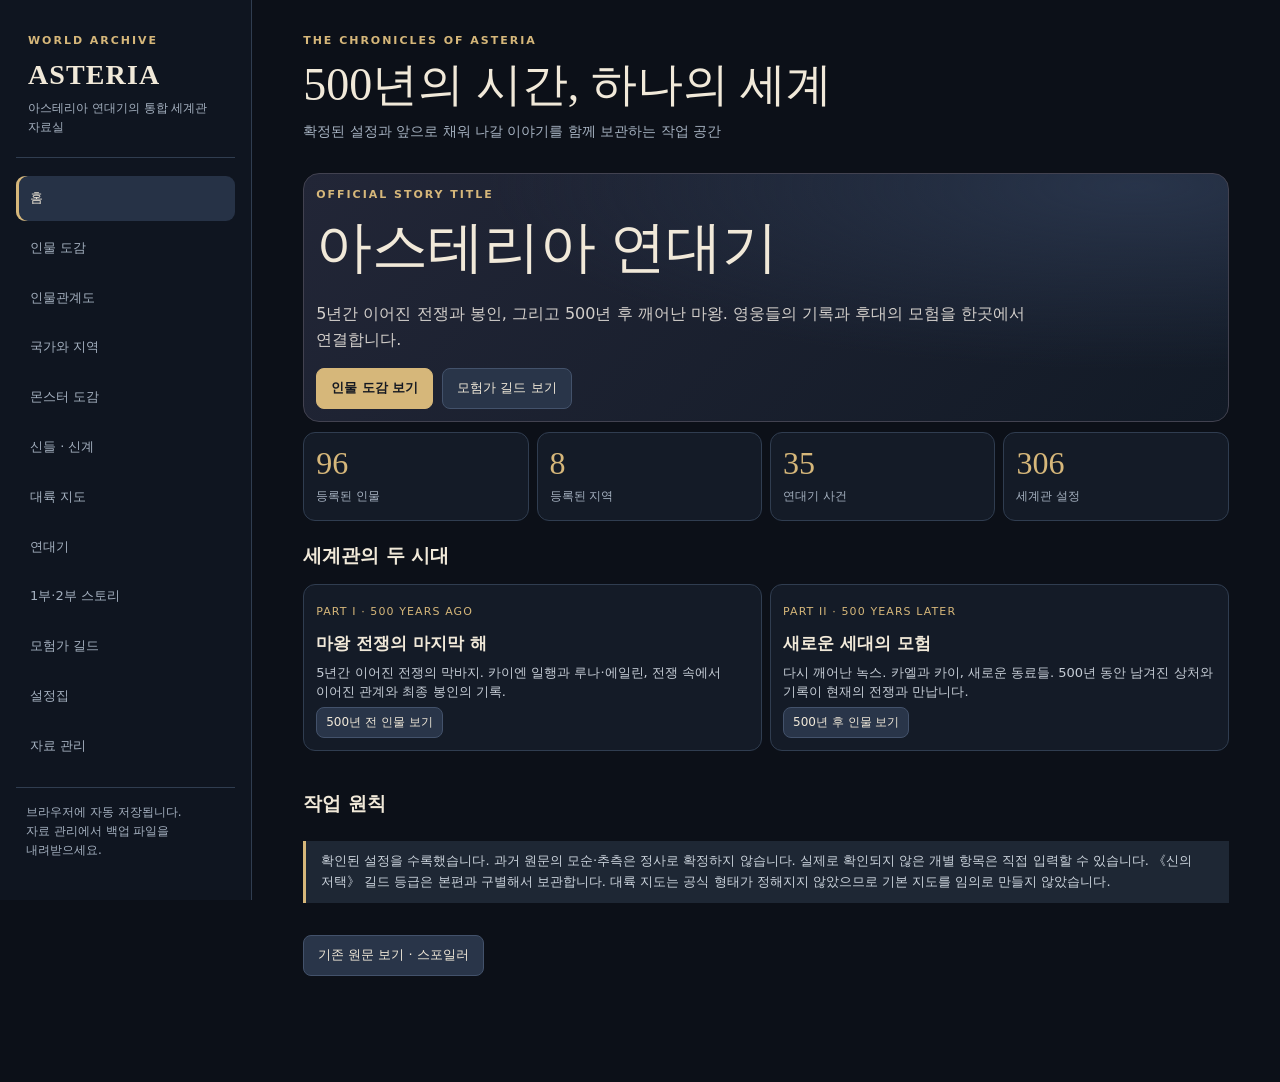
<file: index.html>
<!doctype html><html lang="ko"><head><meta name="theme-color" content="#101824"><meta name="apple-mobile-web-app-capable" content="yes"><meta name="apple-mobile-web-app-status-bar-style" content="black-translucent"><meta name="description" content="아스테리아 연대기 세계관 아카이브 · 인물·국가·신·몬스터 도감"><link rel="manifest" href="manifest.webmanifest"><link rel="icon" type="image/png" sizes="192x192" href="assets/icons/icon-192.png"><meta charset="utf-8"><meta name="viewport" content="width=device-width,initial-scale=1"><title>아스테리아 연대기 · 세계관 아카이브</title><link rel="stylesheet" href="assets/css/style.css"><link rel="stylesheet" href="assets/css/chronicle-guide.css"></head><body><div class="mobile-bar"><a class="mobile-logo" href="#home" id="mobileHome" aria-label="아스테리아 홈">ASTERIA<small>세계관 아카이브</small></a><button type="button" id="navToggle" class="nav-toggle" aria-controls="nav" aria-expanded="false">☰ 메뉴</button></div><div class="mobile-scrim" id="navScrim" hidden></div><div class="app"><aside class="sidebar"><button type="button" id="navClose" class="mobile-nav-close" aria-label="메뉴 닫기">✕</button><div class="brand"><small>WORLD ARCHIVE</small><h1>ASTERIA</h1><p>아스테리아 연대기의 통합 세계관 자료실</p></div><nav id="nav" class="nav"></nav><div class="sidebar-foot">브라우저에 자동 저장됩니다.<br>자료 관리에서 백업 파일을 내려받으세요.</div></aside><main id="main"><p class="content-loading">아스테리아 기록을 불러오는 중…</p></main></div><dialog id="editor"></dialog><input type="file" id="godImageFile" accept="image/*" style="display:none">
<input id="charImageFile" type="file" accept="image/*" hidden><input id="mapImageFile" type="file" accept="image/*" hidden><input id="restoreFile" type="file" accept="application/json,.json" hidden><div id="flash" class="flash hide"></div><button type="button" class="floating-top" id="backToTop" aria-label="맨 위로 이동" title="맨 위로">↑</button><script src="assets/js/app.js"></script><script src="assets/js/chronicle-guide.js"></script><script src="assets/js/mobile.js"></script></body></html>
</file>
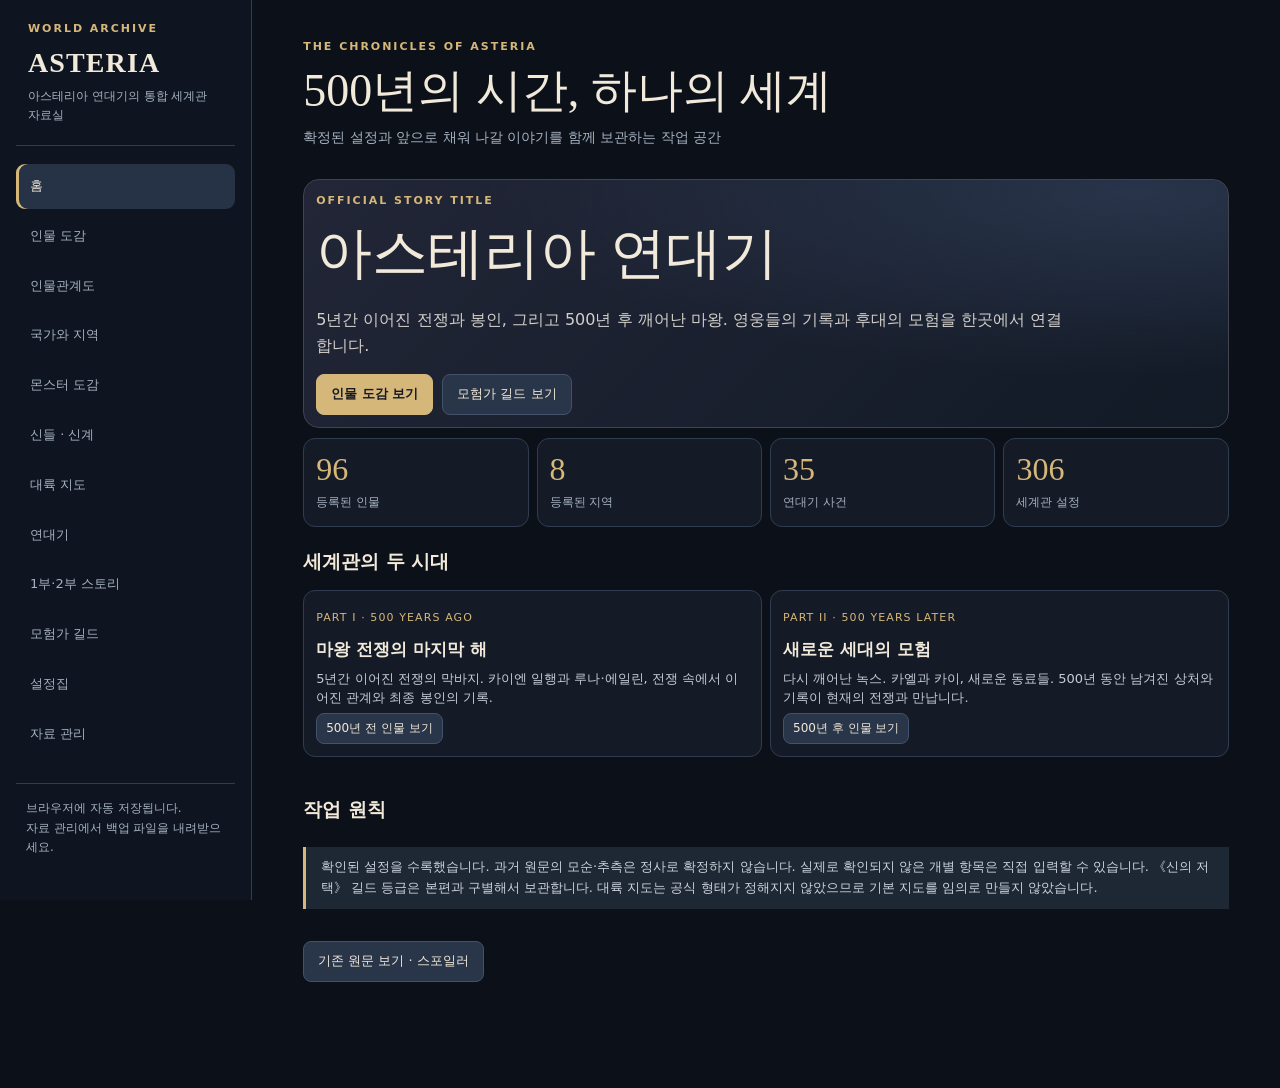
<file: pc/index.html>
<!doctype html><html lang="ko"><head><meta charset="utf-8"><meta name="viewport" content="width=device-width,initial-scale=1"><title>아스테리아 연대기 · 세계관 아카이브</title><style>
:root{--bg:#0c1018;--panel:#141b27;--panel2:#192333;--line:#303d50;--ink:#f1e9d9;--muted:#a5b1c0;--gold:#d6b77a;--blue:#8eafd9;--danger:#eab0aa}*{box-sizing:border-box}body{margin:0;background:var(--bg);color:var(--ink);font-family:Inter,Pretendard,'Noto Sans KR',system-ui,sans-serif;line-height:1.6}button,input,textarea,select{font:inherit}button{cursor:pointer}button:focus-visible,input:focus-visible,textarea:focus-visible,select:focus-visible{outline:2px solid var(--gold);outline-offset:2px}.app{display:grid;grid-template-columns:252px minmax(0,1fr);min-height:100vh}.sidebar{position:sticky;top:0;height:100vh;border-right:1px solid var(--line);background:#0f1520;padding:28px 16px;display:flex;flex-direction:column;gap:18px}.brand{padding:10px 12px 20px;border-bottom:1px solid var(--line)}.brand small,.eyebrow{display:block;color:var(--gold);letter-spacing:.18em;font-size:11px;font-weight:700}.brand h1{font:700 28px/1.25 Georgia,serif;letter-spacing:.04em;margin:8px 0}.brand p{color:var(--muted);font-size:12px;margin:0}.nav{display:grid;gap:5px}.nav button{border:0;border-radius:9px;background:transparent;color:var(--muted);text-align:left;padding:12px 14px}.nav button:hover,.nav button.active{color:var(--ink);background:#263246}.nav button.active{box-shadow:inset 3px 0 var(--gold)}.sidebar-foot{margin-top:auto;color:var(--muted);font-size:12px;padding:15px 10px;border-top:1px solid var(--line)}main{padding:38px clamp(20px,4vw,66px) 90px;min-width:0;max-width:1700px;width:100%;margin:auto}.top{display:flex;justify-content:space-between;align-items:flex-start;gap:20px;margin-bottom:30px}.top h2{font:500 clamp(30px,4vw,46px)/1.23 Georgia,'Noto Serif KR',serif;margin:8px 0 8px}.top p{color:var(--muted);margin:0;font-size:14px}.actions,.tools{display:flex;flex-wrap:wrap;align-items:center;gap:9px}.btn{background:#293549;border:1px solid #43526b;color:var(--ink);border-radius:8px;padding:9px 14px;font-size:13px}.btn:hover{border-color:var(--gold)}.btn.primary{background:var(--gold);border-color:var(--gold);color:#151922;font-weight:750}.btn.danger{color:var(--danger);border-color:#83575a}.btn.small{padding:5px 9px;font-size:12px}.hero{padding:clamp(25px,4vw,55px);border:1px solid #424250;border-radius:16px;background:radial-gradient(ellipse at 90% 5%,#28344a,transparent 55%),linear-gradient(135deg,#222637,#121a26);margin-bottom:24px}.hero h3{font:500 clamp(30px,4.5vw,56px)/1.34 Georgia,'Noto Serif KR',serif;max-width:820px;margin:15px 0}.hero p{color:#d3cfcb;max-width:760px}.stats,.cards{display:grid;grid-template-columns:repeat(4,minmax(0,1fr));gap:14px}.stat,.panel,.char-card,.list-card{background:var(--panel);border:1px solid var(--line);border-radius:12px}.stat{padding:20px}.stat strong{display:block;color:var(--gold);font:500 32px Georgia,serif}.stat span{font-size:12px;color:var(--muted)}.section-head{display:flex;gap:12px;justify-content:space-between;align-items:center;margin:34px 0 15px}.section-head h3{font-size:19px;margin:0;font-weight:650}.section-head p{font-size:12px;color:var(--muted);margin:0}.panel{padding:22px;margin-bottom:18px}.two{display:grid;grid-template-columns:1fr 1fr;gap:16px}.three{display:grid;grid-template-columns:repeat(3,minmax(0,1fr));gap:16px}.minor{color:var(--muted);font-size:13px}.kicker{color:var(--gold);letter-spacing:.1em;font-size:11px}.panel h4,.list-card h4{margin:5px 0 9px;font-size:17px}.panel p,.list-card p{margin:5px 0;color:#c6cdd6;font-size:13px;white-space:pre-wrap}.list-card{padding:18px}.list-card .meta{color:var(--blue);font-size:12px}.search{width:min(450px,100%);background:#111923;border:1px solid var(--line);color:var(--ink);border-radius:9px;padding:11px 14px}.filter{background:#111923;color:var(--ink);border:1px solid var(--line);padding:10px;border-radius:9px}.character-grid{display:grid;grid-template-columns:repeat(auto-fill,minmax(225px,1fr));gap:16px}.char-card{overflow:hidden;cursor:pointer;transition:transform .18s,border-color .18s}.char-card:hover{transform:translateY(-3px);border-color:var(--gold)}.portrait{height:240px;background:linear-gradient(145deg,#293952,#101620);display:grid;place-items:center;overflow:hidden;color:#8e9eb1;font:400 55px Georgia,serif}.portrait img{width:100%;height:100%;object-fit:cover}.char-body{padding:16px}.char-body h4{margin:7px 0;font-size:17px}.char-body p{margin:4px 0;color:var(--muted);font-size:12px}.chips{display:flex;gap:6px;flex-wrap:wrap}.chip{display:inline-flex;border:1px solid #4b5870;border-radius:5px;color:#cbd7e7;padding:2px 7px;font-size:11px}.chip.gold{border-color:#73654f;color:var(--gold)}.map-stage{position:relative;min-height:420px;border:1px dashed #59677b;border-radius:12px;overflow:hidden;background:radial-gradient(#203044 1px,transparent 1px) 0 0/25px 25px,#111b28;display:flex;justify-content:center;align-items:center}.map-stage img.map-image{width:100%;display:block;height:auto;max-height:760px;object-fit:contain}.map-stage.empty{min-height:490px}.map-hint{text-align:center;color:var(--muted);padding:30px;pointer-events:none}.map-hint strong{display:block;color:var(--ink);font-size:20px}.pin{position:absolute;transform:translate(-50%,-100%);border:1px solid #eee0c1;background:#d5b77a;color:#15202d;border-radius:20px 20px 20px 3px;padding:6px 10px;font-weight:700;font-size:12px;white-space:nowrap;max-width:190px;overflow:hidden;text-overflow:ellipsis;z-index:2}.pin:hover{background:#fff0c5}.map-stage.add-pin{cursor:crosshair}.map-wrap{position:relative}.map-caption{font-size:12px;color:var(--muted);margin:9px 0}.table-scroll{overflow:auto}.ranks{border-collapse:collapse;width:100%;min-width:620px}.ranks th,.ranks td{padding:12px 14px;border-bottom:1px solid var(--line);text-align:left;font-size:13px}.ranks th{color:var(--gold);font-size:12px;background:#1c2738}.ranks tr:hover td{background:#1b2737}.rank{font-weight:750;color:var(--gold);font-family:Georgia,serif}.hint{border-left:3px solid var(--gold);padding:10px 15px;background:#1e2734;color:#cbd3dc;font-size:13px;margin:16px 0}.detail-hero{display:grid;grid-template-columns:270px minmax(0,1fr);gap:24px}.detail-hero .portrait{height:360px;border-radius:10px}.field{display:grid;grid-template-columns:110px 1fr;gap:10px;border-bottom:1px solid var(--line);padding:9px 0;font-size:13px}.field b{color:var(--muted);font-weight:500}.field span{white-space:pre-wrap}.text-areas{display:grid;grid-template-columns:repeat(2,minmax(0,1fr));gap:14px;margin-top:18px}.text-areas .panel{margin:0}dialog{width:min(740px,calc(100vw - 24px));max-height:90vh;overflow:auto;border:1px solid #596781;border-radius:14px;background:#151d2a;color:var(--ink);padding:25px}dialog::backdrop{background:#000b;backdrop-filter:blur(3px)}dialog h3{font-size:22px;margin:0 0 16px}form .form-grid{display:grid;grid-template-columns:1fr 1fr;gap:13px}.form-field{display:flex;flex-direction:column;gap:6px;font-size:12px;color:#c6d0df}.form-field.wide{grid-column:1/-1}.form-field input,.form-field textarea,.form-field select{width:100%;border:1px solid #47556b;background:#0f1621;color:var(--ink);padding:10px;border-radius:8px}.form-field textarea{resize:vertical;min-height:90px}.dialog-actions{display:flex;justify-content:flex-end;gap:8px;margin-top:20px}.file-label{display:inline-flex;align-items:center;gap:8px}.file-label input{display:none}.empty-state{padding:55px 20px;border:1px dashed var(--line);color:var(--muted);text-align:center;border-radius:12px}.flash{position:fixed;bottom:20px;right:20px;background:#35475d;border:1px solid #b8c5d7;color:white;padding:12px 18px;border-radius:8px;z-index:100;max-width:370px;box-shadow:0 8px 30px #0008}.hide{display:none!important}@media(max-width:1050px){.app{grid-template-columns:1fr}.sidebar{position:static;height:auto;padding:12px 18px}.brand{padding:5px 0 12px}.brand h1{font-size:21px}.nav{display:flex;overflow:auto}.nav button{white-space:nowrap;padding:9px 12px}.sidebar-foot{display:none}main{padding:26px 18px 70px}.stats{grid-template-columns:repeat(2,1fr)}}@media(max-width:700px){.top{display:block}.top .actions{margin-top:16px}.two,.three,.text-areas,.detail-hero{grid-template-columns:1fr}.detail-hero .portrait{height:300px}.stats{gap:8px}.stat{padding:13px}.character-grid{grid-template-columns:repeat(2,minmax(0,1fr));gap:9px}.portrait{height:175px}.char-body{padding:10px}.char-body h4{font-size:14px}form .form-grid{grid-template-columns:1fr}.map-stage.empty{min-height:330px}}
.concept-tag{display:none!important;font-size:10px;color:#69727f;display:block;padding:3px 0 6px}.detail-hero .concept-tag{grid-column:2}.char-card .concept-tag{font-size:9px}.portrait img{width:100%;height:100%;object-fit:cover}.map-caption strong{color:#9c6130}.family-note{font-size:12px;color:#657079}.country-label{font-size:12px;color:var(--gold)!important;margin-top:4px!important} .char-card .portrait img{display:block}.list-card p{white-space:pre-wrap}.panel h3{margin:4px 0 12px;font-size:21px}.nav button{font-size:13px} .char-card .char-body p{white-space:pre-wrap}
/* Illustrated continent map labels */
#mapStage .atlas-map-label{position:absolute;transform:translate(-50%,-50%);z-index:2;pointer-events:none;display:flex;flex-direction:column;align-items:center;min-width:105px;max-width:190px;padding:7px 11px;border:1px solid rgba(245,216,150,.85);border-radius:8px;background:rgba(12,28,38,.84);box-shadow:0 4px 16px rgba(0,0,0,.45);color:#fff5d7;text-align:center;backdrop-filter:blur(3px)}
#mapStage .atlas-map-label strong{font-size:clamp(10px,1.25vw,17px);font-weight:800;letter-spacing:-.03em;line-height:1.25}
#mapStage .atlas-map-label small{font-size:clamp(8px,.85vw,11px);opacity:.82;line-height:1.3;margin-top:3px}
@media(max-width:700px){#mapStage .atlas-map-label{min-width:55px;max-width:80px;padding:3px 4px;border-radius:4px}#mapStage .atlas-map-label strong{font-size:8px}#mapStage .atlas-map-label small{display:none}}
.atlas-neighbor-line{position:absolute;inset:0;width:100%;height:100%;z-index:1;pointer-events:none}.atlas-map-label{z-index:3!important}
.city-atlas{margin-top:13px;padding:13px;border:1px solid rgba(200,190,160,.22);border-radius:10px;background:rgba(0,0,0,.12)}.city-grid{display:grid;grid-template-columns:repeat(auto-fit,minmax(190px,1fr));gap:9px;margin-top:10px}.city-tile{padding:12px;border:1px solid rgba(200,190,160,.18);border-radius:8px;background:rgba(255,255,255,.025)}.city-tile strong{display:block;font-size:15px}.city-tile small{display:block;margin:4px 0 8px;color:var(--gold)}.city-tile p{margin:0;font-size:12px;line-height:1.6}.atlas-city-list{display:grid;grid-template-columns:repeat(auto-fit,minmax(310px,1fr));gap:12px}.atlas-city-list .panel{margin:0}.atlas-city-list .city-grid{grid-template-columns:repeat(auto-fit,minmax(160px,1fr))}
.atlas-map-link{pointer-events:auto!important;appearance:none;cursor:pointer;font:inherit;color:inherit;border:1px solid rgba(247,220,162,.7);background:rgba(18,26,28,.88);padding:7px 10px;z-index:5;max-width:150px;text-align:center;transition:transform .15s,background .15s}.atlas-map-link:hover,.atlas-map-link:focus-visible{transform:translate(-50%,-50%) scale(1.08);background:#283b3b;outline:2px solid #e9c88a}.atlas-map-link strong{display:block}.atlas-map-link small{display:block;font-size:10px}.atlas-city-list .panel button{margin-top:10px}@media(max-width:650px){.atlas-map-link{padding:4px 5px;max-width:100px;font-size:10px}.atlas-map-link small{display:none}}

/* 카르반 도시별 상세 현황 — 기존 국가별 카드 그리드 유지 */
.city-provenance{font-size:12px;line-height:1.7;opacity:.82;margin:9px 0 2px}
.city-facts{display:grid;gap:8px;margin-top:12px;padding-top:10px;border-top:1px solid rgba(200,190,160,.18)}
.city-fact{display:flex;flex-direction:column;gap:3px;font-size:12px;line-height:1.65}
.city-fact b{color:var(--gold);font-size:11px;font-weight:650}
.city-fact span{overflow-wrap:anywhere}

/* 리엔느는 독립 엘프 마을의 옛터이며 국가가 아니다. */
#mapStage .atlas-ruin-label{border:1px dashed rgba(172,213,159,.9);background:rgba(11,35,22,.86);color:#c9e3c2;min-width:98px;max-width:146px;z-index:6!important}
#mapStage .atlas-ruin-label strong{font-size:clamp(10px,1.1vw,14px)}
.independent-ruins{border-color:rgba(149,190,148,.45)!important}
.independent-ruins h3{color:#c9e3c2}
.city-facts{display:grid;gap:8px;margin-top:12px;padding-top:10px;border-top:1px solid rgba(200,190,160,.18)}
.city-fact{display:flex;flex-direction:column;gap:3px;font-size:12px;line-height:1.65}
.city-fact b{color:var(--gold);font-size:11px;font-weight:650}
.city-fact span{overflow-wrap:anywhere}
</style><style id="relationship-styles">
.rel-toolbar{display:flex;flex-wrap:wrap;gap:10px;align-items:center;margin:14px 0}.rel-toolbar select,.rel-toolbar input{background:#192333;color:#f1e9d9;border:1px solid #44536a;border-radius:8px;padding:9px;max-width:260px}.rel-canvas{position:relative;min-height:530px;overflow:auto;border:1px solid #34445c;border-radius:14px;background:radial-gradient(circle at 50% 30%,#1b2c43,#0c1422 75%);margin:14px 0}.rel-board{position:relative;min-width:800px;min-height:530px}.rel-lines{position:absolute;inset:0;width:100%;height:100%;pointer-events:none}.rel-node{position:absolute;width:146px;min-height:78px;transform:translate(-50%,-50%);padding:9px 7px;text-align:center;background:#172538;border:1px solid #b69a67;border-radius:12px;box-shadow:0 6px 20px #0008;cursor:pointer;color:#f4e9d4}.rel-node img{width:38px;height:38px;object-fit:cover;border-radius:50%;display:block;margin:0 auto 4px}.rel-node strong{display:block;font-size:12px;line-height:1.3}.rel-node small{display:block;color:#aabbd0;font-size:10px}.rel-node:hover{border-color:#ffe0a3;background:#263b57}.rel-records{display:grid;grid-template-columns:repeat(auto-fit,minmax(260px,1fr));gap:10px}.rel-record{border:1px solid #34445c;border-radius:10px;padding:12px;background:#151f2f}.rel-record p{margin:5px 0;color:#b6c4d5;font-size:13px}.rel-record button{margin:4px 5px 0 0}.rel-empty{padding:30px;text-align:center;color:#aabbd0}.rel-legend{color:#c5b99f;font-size:12px;margin-top:8px}
</style><style id="archive-density-20261123">
:root{--archive-density:1} .main,.content,main{max-width:none!important} .panel,.card,.stat,.hero{padding:12px!important} .grid,.cards,.stats,.two{gap:8px!important} .panel p,.card p{line-height:1.46!important;margin:5px 0!important} h1,h2,h3,h4{margin-top:7px!important;margin-bottom:7px!important} .section-title,.section-head{margin:12px 0 7px!important} .hero{margin-bottom:10px!important} .stats{margin:10px 0!important} .sidebar{padding-top:10px!important} .app{gap:0!important} button{min-height:30px} @media(max-width:720px){.panel,.card{padding:10px!important}}
</style><style>.monster-tools{display:flex;gap:8px;align-items:center;flex-wrap:wrap;margin:8px 0 12px}.monster-tools input{min-width:220px;flex:1;background:#192333;color:#f1e9d9;border:1px solid #475569;border-radius:8px;padding:9px}.monster-tools select{background:#192333;color:#f1e9d9;border:1px solid #475569;border-radius:8px;padding:9px}.monster-grid{display:grid;grid-template-columns:repeat(auto-fill,minmax(250px,1fr));gap:9px}.monster-card{background:#141b27;border:1px solid #344155;border-radius:10px;padding:13px}.monster-card h3{font-size:17px;margin:5px 0 8px;color:#f1e9d9}.monster-card p{font-size:12px;margin:5px 0;line-height:1.5}.monster-card b{color:#d6b77a}.monster-heading{display:flex;justify-content:space-between;gap:8px}.monster-no{color:#a5b1c0;font-size:11px}.monster-grade{color:#f4db9e;background:#273448;padding:2px 8px;border-radius:5px;font-size:11px}.culture-box{padding:10px 12px;margin:8px 0;background:#192333;border-left:3px solid #d6b77a;border-radius:6px}.culture-box p{margin:5px 0;font-size:13px}.culture-box b{color:#d6b77a}.map-image{object-fit:contain!important}</style><style>.monster-grid{grid-template-columns:repeat(auto-fill,minmax(290px,1fr))!important;gap:9px!important}.monster-detail-card{padding:14px!important}.monster-detail-card h3{margin:5px 0 8px!important}.monster-detail-card p{margin:5px 0!important}.monster-facts{display:grid;grid-template-columns:1fr 1fr;gap:4px 9px;margin-top:9px}.monster-facts span{font-size:12px;line-height:1.5;color:var(--muted);border-top:1px solid var(--line);padding-top:4px;overflow-wrap:anywhere}.monster-facts span b{color:var(--gold);display:block;font-size:11px}.monster-facts span:nth-last-child(-n+2){grid-column:span 2}@media(max-width:650px){.monster-facts{grid-template-columns:1fr}.monster-facts span:nth-last-child(-n+2){grid-column:auto}}</style><style>
:root{--bestiary-ink:#f4ebd7;--bestiary-gold:#d7b678}
.monster-grid{grid-template-columns:repeat(auto-fill,minmax(285px,1fr));gap:15px!important}
.monster-detail-card{padding:0!important;overflow:hidden;border-radius:15px!important;background:linear-gradient(145deg,#19242b,#111b23)!important;border:1px solid #47514f!important;box-shadow:0 12px 26px #0004;transition:transform .2s,box-shadow .2s}
.monster-detail-card:hover{transform:translateY(-3px);box-shadow:0 18px 34px #0007}
.monster-detail-card>.monster-heading,.monster-detail-card>h3,.monster-detail-card>.monster-hab,.monster-detail-card>p,.monster-detail-card>.monster-facts{margin-left:15px!important;margin-right:15px!important}
.monster-detail-card>.monster-facts{margin-bottom:16px!important}
.monster-art{position:relative;width:100%;aspect-ratio:1.5;overflow:hidden;background:#26333b}
.monster-art img{display:block;width:100%;height:100%;object-fit:cover}
.monster-art-note{position:absolute;bottom:8px;right:8px;padding:4px 8px;background:#0b1722c9;color:#e9ddc5;font-size:10px;border-radius:5px}
.monster-detail-card h3{font-size:19px!important;color:var(--bestiary-ink);margin-top:9px!important}
.monster-facts{display:grid!important;grid-template-columns:1fr 1fr;gap:7px!important}
.monster-facts>span{background:#ffffff09;border:1px solid #ffffff14;border-radius:7px;padding:8px;line-height:1.55}
.monster-facts b{display:block;color:var(--bestiary-gold);font-size:11px;margin-bottom:4px}
@media(max-width:640px){.monster-grid{grid-template-columns:1fr}.monster-facts{grid-template-columns:1fr 1fr}}
</style><link rel="stylesheet" href="../assets/css/chronicle-guide.css"></head><body><div class="app"><aside class="sidebar"><div class="brand"><small>WORLD ARCHIVE</small><h1>ASTERIA</h1><p>아스테리아 연대기의 통합 세계관 자료실</p></div><nav id="nav" class="nav"></nav><div class="sidebar-foot">브라우저에 자동 저장됩니다.<br>자료 관리에서 백업 파일을 내려받으세요.</div></aside><main id="main"></main></div><dialog id="editor"></dialog><input type="file" id="godImageFile" accept="image/*" style="display:none">
<input id="charImageFile" type="file" accept="image/*" hidden><input id="mapImageFile" type="file" accept="image/*" hidden><input id="restoreFile" type="file" accept="application/json,.json" hidden><div id="flash" class="flash hide"></div><script src="assets/js/app.js"></script><script src="../assets/js/chronicle-guide.js"></script></body></html>
</file>
<file: assets/css/style.css>
:root{--bg:#0c1018;--panel:#141b27;--panel2:#192333;--line:#303d50;--ink:#f1e9d9;--muted:#a5b1c0;--gold:#d6b77a;--blue:#8eafd9;--danger:#eab0aa}*{box-sizing:border-box}body{margin:0;background:var(--bg);color:var(--ink);font-family:Inter,Pretendard,'Noto Sans KR',system-ui,sans-serif;line-height:1.6}button,input,textarea,select{font:inherit}button{cursor:pointer}button:focus-visible,input:focus-visible,textarea:focus-visible,select:focus-visible{outline:2px solid var(--gold);outline-offset:2px}.app{display:grid;grid-template-columns:252px minmax(0,1fr);min-height:100vh}.sidebar{position:sticky;top:0;height:100vh;border-right:1px solid var(--line);background:#0f1520;padding:28px 16px;display:flex;flex-direction:column;gap:18px}.brand{padding:10px 12px 20px;border-bottom:1px solid var(--line)}.brand small,.eyebrow{display:block;color:var(--gold);letter-spacing:.18em;font-size:11px;font-weight:700}.brand h1{font:700 28px/1.25 Georgia,serif;letter-spacing:.04em;margin:8px 0}.brand p{color:var(--muted);font-size:12px;margin:0}.nav{display:grid;gap:5px}.nav button{border:0;border-radius:9px;background:transparent;color:var(--muted);text-align:left;padding:12px 14px}.nav button:hover,.nav button.active{color:var(--ink);background:#263246}.nav button.active{box-shadow:inset 3px 0 var(--gold)}.sidebar-foot{margin-top:auto;color:var(--muted);font-size:12px;padding:15px 10px;border-top:1px solid var(--line)}main{padding:38px clamp(20px,4vw,66px) 90px;min-width:0;max-width:1700px;width:100%;margin:auto}.top{display:flex;justify-content:space-between;align-items:flex-start;gap:20px;margin-bottom:30px}.top h2{font:500 clamp(30px,4vw,46px)/1.23 Georgia,'Noto Serif KR',serif;margin:8px 0 8px}.top p{color:var(--muted);margin:0;font-size:14px}.actions,.tools{display:flex;flex-wrap:wrap;align-items:center;gap:9px}.btn{background:#293549;border:1px solid #43526b;color:var(--ink);border-radius:8px;padding:9px 14px;font-size:13px}.btn:hover{border-color:var(--gold)}.btn.primary{background:var(--gold);border-color:var(--gold);color:#151922;font-weight:750}.btn.danger{color:var(--danger);border-color:#83575a}.btn.small{padding:5px 9px;font-size:12px}.hero{padding:clamp(25px,4vw,55px);border:1px solid #424250;border-radius:16px;background:radial-gradient(ellipse at 90% 5%,#28344a,transparent 55%),linear-gradient(135deg,#222637,#121a26);margin-bottom:24px}.hero h3{font:500 clamp(30px,4.5vw,56px)/1.34 Georgia,'Noto Serif KR',serif;max-width:820px;margin:15px 0}.hero p{color:#d3cfcb;max-width:760px}.stats,.cards{display:grid;grid-template-columns:repeat(4,minmax(0,1fr));gap:14px}.stat,.panel,.char-card,.list-card{background:var(--panel);border:1px solid var(--line);border-radius:12px}.stat{padding:20px}.stat strong{display:block;color:var(--gold);font:500 32px Georgia,serif}.stat span{font-size:12px;color:var(--muted)}.section-head{display:flex;gap:12px;justify-content:space-between;align-items:center;margin:34px 0 15px}.section-head h3{font-size:19px;margin:0;font-weight:650}.section-head p{font-size:12px;color:var(--muted);margin:0}.panel{padding:22px;margin-bottom:18px}.two{display:grid;grid-template-columns:1fr 1fr;gap:16px}.three{display:grid;grid-template-columns:repeat(3,minmax(0,1fr));gap:16px}.minor{color:var(--muted);font-size:13px}.kicker{color:var(--gold);letter-spacing:.1em;font-size:11px}.panel h4,.list-card h4{margin:5px 0 9px;font-size:17px}.panel p,.list-card p{margin:5px 0;color:#c6cdd6;font-size:13px;white-space:pre-wrap}.list-card{padding:18px}.list-card .meta{color:var(--blue);font-size:12px}.search{width:min(450px,100%);background:#111923;border:1px solid var(--line);color:var(--ink);border-radius:9px;padding:11px 14px}.filter{background:#111923;color:var(--ink);border:1px solid var(--line);padding:10px;border-radius:9px}.character-grid{display:grid;grid-template-columns:repeat(auto-fill,minmax(225px,1fr));gap:16px}.char-card{overflow:hidden;cursor:pointer;transition:transform .18s,border-color .18s}.char-card:hover{transform:translateY(-3px);border-color:var(--gold)}.portrait{height:240px;background:linear-gradient(145deg,#293952,#101620);display:grid;place-items:center;overflow:hidden;color:#8e9eb1;font:400 55px Georgia,serif}.portrait img{width:100%;height:100%;object-fit:cover}.char-body{padding:16px}.char-body h4{margin:7px 0;font-size:17px}.char-body p{margin:4px 0;color:var(--muted);font-size:12px}.chips{display:flex;gap:6px;flex-wrap:wrap}.chip{display:inline-flex;border:1px solid #4b5870;border-radius:5px;color:#cbd7e7;padding:2px 7px;font-size:11px}.chip.gold{border-color:#73654f;color:var(--gold)}.map-stage{position:relative;min-height:420px;border:1px dashed #59677b;border-radius:12px;overflow:hidden;background:radial-gradient(#203044 1px,transparent 1px) 0 0/25px 25px,#111b28;display:flex;justify-content:center;align-items:center}.map-stage img.map-image{width:100%;display:block;height:auto;max-height:760px;object-fit:contain}.map-stage.empty{min-height:490px}.map-hint{text-align:center;color:var(--muted);padding:30px;pointer-events:none}.map-hint strong{display:block;color:var(--ink);font-size:20px}.pin{position:absolute;transform:translate(-50%,-100%);border:1px solid #eee0c1;background:#d5b77a;color:#15202d;border-radius:20px 20px 20px 3px;padding:6px 10px;font-weight:700;font-size:12px;white-space:nowrap;max-width:190px;overflow:hidden;text-overflow:ellipsis;z-index:2}.pin:hover{background:#fff0c5}.map-stage.add-pin{cursor:crosshair}.map-wrap{position:relative}.map-caption{font-size:12px;color:var(--muted);margin:9px 0}.table-scroll{overflow:auto}.ranks{border-collapse:collapse;width:100%;min-width:620px}.ranks th,.ranks td{padding:12px 14px;border-bottom:1px solid var(--line);text-align:left;font-size:13px}.ranks th{color:var(--gold);font-size:12px;background:#1c2738}.ranks tr:hover td{background:#1b2737}.rank{font-weight:750;color:var(--gold);font-family:Georgia,serif}.hint{border-left:3px solid var(--gold);padding:10px 15px;background:#1e2734;color:#cbd3dc;font-size:13px;margin:16px 0}.detail-hero{display:grid;grid-template-columns:270px minmax(0,1fr);gap:24px}.detail-hero .portrait{height:360px;border-radius:10px}.field{display:grid;grid-template-columns:110px 1fr;gap:10px;border-bottom:1px solid var(--line);padding:9px 0;font-size:13px}.field b{color:var(--muted);font-weight:500}.field span{white-space:pre-wrap}.text-areas{display:grid;grid-template-columns:repeat(2,minmax(0,1fr));gap:14px;margin-top:18px}.text-areas .panel{margin:0}dialog{width:min(740px,calc(100vw - 24px));max-height:90vh;overflow:auto;border:1px solid #596781;border-radius:14px;background:#151d2a;color:var(--ink);padding:25px}dialog::backdrop{background:#000b;backdrop-filter:blur(3px)}dialog h3{font-size:22px;margin:0 0 16px}form .form-grid{display:grid;grid-template-columns:1fr 1fr;gap:13px}.form-field{display:flex;flex-direction:column;gap:6px;font-size:12px;color:#c6d0df}.form-field.wide{grid-column:1/-1}.form-field input,.form-field textarea,.form-field select{width:100%;border:1px solid #47556b;background:#0f1621;color:var(--ink);padding:10px;border-radius:8px}.form-field textarea{resize:vertical;min-height:90px}.dialog-actions{display:flex;justify-content:flex-end;gap:8px;margin-top:20px}.file-label{display:inline-flex;align-items:center;gap:8px}.file-label input{display:none}.empty-state{padding:55px 20px;border:1px dashed var(--line);color:var(--muted);text-align:center;border-radius:12px}.flash{position:fixed;bottom:20px;right:20px;background:#35475d;border:1px solid #b8c5d7;color:white;padding:12px 18px;border-radius:8px;z-index:100;max-width:370px;box-shadow:0 8px 30px #0008}.hide{display:none!important}@media(max-width:1050px){.app{grid-template-columns:1fr}.sidebar{position:static;height:auto;padding:12px 18px}.brand{padding:5px 0 12px}.brand h1{font-size:21px}.nav{display:flex;overflow:auto}.nav button{white-space:nowrap;padding:9px 12px}.sidebar-foot{display:none}main{padding:26px 18px 70px}.stats{grid-template-columns:repeat(2,1fr)}}@media(max-width:700px){.top{display:block}.top .actions{margin-top:16px}.two,.three,.text-areas,.detail-hero{grid-template-columns:1fr}.detail-hero .portrait{height:300px}.stats{gap:8px}.stat{padding:13px}.character-grid{grid-template-columns:repeat(2,minmax(0,1fr));gap:9px}.portrait{height:175px}.char-body{padding:10px}.char-body h4{font-size:14px}form .form-grid{grid-template-columns:1fr}.map-stage.empty{min-height:330px}}
.concept-tag{display:none!important;font-size:10px;color:#69727f;display:block;padding:3px 0 6px}.detail-hero .concept-tag{grid-column:2}.char-card .concept-tag{font-size:9px}.portrait img{width:100%;height:100%;object-fit:cover}.map-caption strong{color:#9c6130}.family-note{font-size:12px;color:#657079}.country-label{font-size:12px;color:var(--gold)!important;margin-top:4px!important} .char-card .portrait img{display:block}.list-card p{white-space:pre-wrap}.panel h3{margin:4px 0 12px;font-size:21px}.nav button{font-size:13px} .char-card .char-body p{white-space:pre-wrap}
/* Illustrated continent map labels */
#mapStage .atlas-map-label{position:absolute;transform:translate(-50%,-50%);z-index:2;pointer-events:none;display:flex;flex-direction:column;align-items:center;min-width:105px;max-width:190px;padding:7px 11px;border:1px solid rgba(245,216,150,.85);border-radius:8px;background:rgba(12,28,38,.84);box-shadow:0 4px 16px rgba(0,0,0,.45);color:#fff5d7;text-align:center;backdrop-filter:blur(3px)}
#mapStage .atlas-map-label strong{font-size:clamp(10px,1.25vw,17px);font-weight:800;letter-spacing:-.03em;line-height:1.25}
#mapStage .atlas-map-label small{font-size:clamp(8px,.85vw,11px);opacity:.82;line-height:1.3;margin-top:3px}
@media(max-width:700px){#mapStage .atlas-map-label{min-width:55px;max-width:80px;padding:3px 4px;border-radius:4px}#mapStage .atlas-map-label strong{font-size:8px}#mapStage .atlas-map-label small{display:none}}
.atlas-neighbor-line{position:absolute;inset:0;width:100%;height:100%;z-index:1;pointer-events:none}.atlas-map-label{z-index:3!important}
.city-atlas{margin-top:13px;padding:13px;border:1px solid rgba(200,190,160,.22);border-radius:10px;background:rgba(0,0,0,.12)}.city-grid{display:grid;grid-template-columns:repeat(auto-fit,minmax(190px,1fr));gap:9px;margin-top:10px}.city-tile{padding:12px;border:1px solid rgba(200,190,160,.18);border-radius:8px;background:rgba(255,255,255,.025)}.city-tile strong{display:block;font-size:15px}.city-tile small{display:block;margin:4px 0 8px;color:var(--gold)}.city-tile p{margin:0;font-size:12px;line-height:1.6}.atlas-city-list{display:grid;grid-template-columns:repeat(auto-fit,minmax(310px,1fr));gap:12px}.atlas-city-list .panel{margin:0}.atlas-city-list .city-grid{grid-template-columns:repeat(auto-fit,minmax(160px,1fr))}
.atlas-map-link{pointer-events:auto!important;appearance:none;cursor:pointer;font:inherit;color:inherit;border:1px solid rgba(247,220,162,.7);background:rgba(18,26,28,.88);padding:7px 10px;z-index:5;max-width:150px;text-align:center;transition:transform .15s,background .15s}.atlas-map-link:hover,.atlas-map-link:focus-visible{transform:translate(-50%,-50%) scale(1.08);background:#283b3b;outline:2px solid #e9c88a}.atlas-map-link strong{display:block}.atlas-map-link small{display:block;font-size:10px}.atlas-city-list .panel button{margin-top:10px}@media(max-width:650px){.atlas-map-link{padding:4px 5px;max-width:100px;font-size:10px}.atlas-map-link small{display:none}}

/* 카르반 도시별 상세 현황 — 기존 국가별 카드 그리드 유지 */
.city-provenance{font-size:12px;line-height:1.7;opacity:.82;margin:9px 0 2px}
.city-facts{display:grid;gap:8px;margin-top:12px;padding-top:10px;border-top:1px solid rgba(200,190,160,.18)}
.city-fact{display:flex;flex-direction:column;gap:3px;font-size:12px;line-height:1.65}
.city-fact b{color:var(--gold);font-size:11px;font-weight:650}
.city-fact span{overflow-wrap:anywhere}

/* 리엔느는 독립 엘프 마을의 옛터이며 국가가 아니다. */
#mapStage .atlas-ruin-label{border:1px dashed rgba(172,213,159,.9);background:rgba(11,35,22,.86);color:#c9e3c2;min-width:98px;max-width:146px;z-index:6!important}
#mapStage .atlas-ruin-label strong{font-size:clamp(10px,1.1vw,14px)}
.independent-ruins{border-color:rgba(149,190,148,.45)!important}
.independent-ruins h3{color:#c9e3c2}
.city-facts{display:grid;gap:8px;margin-top:12px;padding-top:10px;border-top:1px solid rgba(200,190,160,.18)}
.city-fact{display:flex;flex-direction:column;gap:3px;font-size:12px;line-height:1.65}
.city-fact b{color:var(--gold);font-size:11px;font-weight:650}
.city-fact span{overflow-wrap:anywhere}



.rel-toolbar{display:flex;flex-wrap:wrap;gap:10px;align-items:center;margin:14px 0}.rel-toolbar select,.rel-toolbar input{background:#192333;color:#f1e9d9;border:1px solid #44536a;border-radius:8px;padding:9px;max-width:260px}.rel-canvas{position:relative;min-height:530px;overflow:auto;border:1px solid #34445c;border-radius:14px;background:radial-gradient(circle at 50% 30%,#1b2c43,#0c1422 75%);margin:14px 0}.rel-board{position:relative;min-width:800px;min-height:530px}.rel-lines{position:absolute;inset:0;width:100%;height:100%;pointer-events:none}.rel-node{position:absolute;width:146px;min-height:78px;transform:translate(-50%,-50%);padding:9px 7px;text-align:center;background:#172538;border:1px solid #b69a67;border-radius:12px;box-shadow:0 6px 20px #0008;cursor:pointer;color:#f4e9d4}.rel-node img{width:38px;height:38px;object-fit:cover;border-radius:50%;display:block;margin:0 auto 4px}.rel-node strong{display:block;font-size:12px;line-height:1.3}.rel-node small{display:block;color:#aabbd0;font-size:10px}.rel-node:hover{border-color:#ffe0a3;background:#263b57}.rel-records{display:grid;grid-template-columns:repeat(auto-fit,minmax(260px,1fr));gap:10px}.rel-record{border:1px solid #34445c;border-radius:10px;padding:12px;background:#151f2f}.rel-record p{margin:5px 0;color:#b6c4d5;font-size:13px}.rel-record button{margin:4px 5px 0 0}.rel-empty{padding:30px;text-align:center;color:#aabbd0}.rel-legend{color:#c5b99f;font-size:12px;margin-top:8px}



:root{--archive-density:1} .main,.content,main{max-width:none!important} .panel,.card,.stat,.hero{padding:12px!important} .grid,.cards,.stats,.two{gap:8px!important} .panel p,.card p{line-height:1.46!important;margin:5px 0!important} h1,h2,h3,h4{margin-top:7px!important;margin-bottom:7px!important} .section-title,.section-head{margin:12px 0 7px!important} .hero{margin-bottom:10px!important} .stats{margin:10px 0!important} .sidebar{padding-top:10px!important} .app{gap:0!important} button{min-height:30px} @media(max-width:720px){.panel,.card{padding:10px!important}}


.monster-tools{display:flex;gap:8px;align-items:center;flex-wrap:wrap;margin:8px 0 12px}.monster-tools input{min-width:220px;flex:1;background:#192333;color:#f1e9d9;border:1px solid #475569;border-radius:8px;padding:9px}.monster-tools select{background:#192333;color:#f1e9d9;border:1px solid #475569;border-radius:8px;padding:9px}.monster-grid{display:grid;grid-template-columns:repeat(auto-fill,minmax(250px,1fr));gap:9px}.monster-card{background:#141b27;border:1px solid #344155;border-radius:10px;padding:13px}.monster-card h3{font-size:17px;margin:5px 0 8px;color:#f1e9d9}.monster-card p{font-size:12px;margin:5px 0;line-height:1.5}.monster-card b{color:#d6b77a}.monster-heading{display:flex;justify-content:space-between;gap:8px}.monster-no{color:#a5b1c0;font-size:11px}.monster-grade{color:#f4db9e;background:#273448;padding:2px 8px;border-radius:5px;font-size:11px}.culture-box{padding:10px 12px;margin:8px 0;background:#192333;border-left:3px solid #d6b77a;border-radius:6px}.culture-box p{margin:5px 0;font-size:13px}.culture-box b{color:#d6b77a}.map-image{object-fit:contain!important}

.monster-grid{grid-template-columns:repeat(auto-fill,minmax(290px,1fr))!important;gap:9px!important}.monster-detail-card{padding:14px!important}.monster-detail-card h3{margin:5px 0 8px!important}.monster-detail-card p{margin:5px 0!important}.monster-facts{display:grid;grid-template-columns:1fr 1fr;gap:4px 9px;margin-top:9px}.monster-facts span{font-size:12px;line-height:1.5;color:var(--muted);border-top:1px solid var(--line);padding-top:4px;overflow-wrap:anywhere}.monster-facts span b{color:var(--gold);display:block;font-size:11px}.monster-facts span:nth-last-child(-n+2){grid-column:span 2}@media(max-width:650px){.monster-facts{grid-template-columns:1fr}.monster-facts span:nth-last-child(-n+2){grid-column:auto}}


:root{--bestiary-ink:#f4ebd7;--bestiary-gold:#d7b678}
.monster-grid{grid-template-columns:repeat(auto-fill,minmax(285px,1fr));gap:15px!important}
.monster-detail-card{padding:0!important;overflow:hidden;border-radius:15px!important;background:linear-gradient(145deg,#19242b,#111b23)!important;border:1px solid #47514f!important;box-shadow:0 12px 26px #0004;transition:transform .2s,box-shadow .2s}
.monster-detail-card:hover{transform:translateY(-3px);box-shadow:0 18px 34px #0007}
.monster-detail-card>.monster-heading,.monster-detail-card>h3,.monster-detail-card>.monster-hab,.monster-detail-card>p,.monster-detail-card>.monster-facts{margin-left:15px!important;margin-right:15px!important}
.monster-detail-card>.monster-facts{margin-bottom:16px!important}
.monster-art{position:relative;width:100%;aspect-ratio:1.5;overflow:hidden;background:#26333b}
.monster-art img{display:block;width:100%;height:100%;object-fit:cover}
.monster-art-note{position:absolute;bottom:8px;right:8px;padding:4px 8px;background:#0b1722c9;color:#e9ddc5;font-size:10px;border-radius:5px}
.monster-detail-card h3{font-size:19px!important;color:var(--bestiary-ink);margin-top:9px!important}
.monster-facts{display:grid!important;grid-template-columns:1fr 1fr;gap:7px!important}
.monster-facts>span{background:#ffffff09;border:1px solid #ffffff14;border-radius:7px;padding:8px;line-height:1.55}
.monster-facts b{display:block;color:var(--bestiary-gold);font-size:11px;margin-bottom:4px}
@media(max-width:640px){.monster-grid{grid-template-columns:1fr}.monster-facts{grid-template-columns:1fr 1fr}}


/* ===== ASTERIA Mobile Edition · GitHub Pages ===== */
html{scroll-behavior:smooth;-webkit-text-size-adjust:100%}
body{overflow-x:hidden;word-break:keep-all;overflow-wrap:break-word}
img,svg,video{max-width:100%}
button,input,select,textarea{-webkit-tap-highlight-color:transparent}
button, .btn, .nav button{touch-action:manipulation}
.mobile-bar,.mobile-nav-close,.mobile-scrim,.floating-top{display:none}
.content-loading{padding:12px 18px;color:var(--muted)}
.panel p,.list-card p,.field span,.monster-card p{overflow-wrap:anywhere}
.char-card,.list-card,.panel,.stat{min-width:0}
.char-card:focus-visible{outline:2px solid var(--gold);outline-offset:3px}
.monster-art img{object-position:center}
.monster-detail-card img{background:#202b35}
@media(min-width:981px){
  .sidebar{padding-top:22px!important}
  main{padding-top:32px}
}
@media(max-width:980px){
 :root{--mobile-header:58px}
 .app{display:block;min-height:100dvh}
 .mobile-bar{display:flex;position:sticky;top:0;z-index:900;align-items:center;justify-content:space-between;gap:12px;height:calc(var(--mobile-header) + env(safe-area-inset-top));padding:env(safe-area-inset-top) 14px 0;background:#101824eb;border-bottom:1px solid #43516b;backdrop-filter:blur(12px);-webkit-backdrop-filter:blur(12px)}
 .mobile-logo{font:700 19px/1 Georgia,'Noto Serif KR',serif;letter-spacing:.08em;color:var(--gold);text-decoration:none}
 .mobile-logo small{display:block;font:500 10px/1.5 system-ui,sans-serif;letter-spacing:.08em;color:#bcc9d6}
 .nav-toggle,.mobile-nav-close{display:inline-flex;align-items:center;justify-content:center;gap:8px;min-height:44px;border:1px solid #5b6c82;border-radius:10px;color:var(--ink);background:#243246;padding:8px 12px;font-size:14px}
 .nav-toggle:active,.mobile-nav-close:active{background:#34465f}
 .sidebar{position:fixed!important;inset:0 0 0 auto;z-index:1100;width:min(86vw,342px);height:100dvh!important;transform:translateX(110%);transition:transform .24s ease;overflow-y:auto;overscroll-behavior:contain;box-shadow:-20px 0 45px #0007;padding:20px 18px max(24px,env(safe-area-inset-bottom))!important;background:#121d2b}
 .sidebar.open{transform:translateX(0)}
 .mobile-scrim:not([hidden]){display:block;position:fixed;inset:0;background:#000a;z-index:1000}
 .mobile-nav-close{align-self:flex-end;width:44px;margin-left:auto}
 .sidebar .brand{padding:0 6px 15px}
 .sidebar .brand h1{font-size:27px}
 .sidebar .nav{display:flex;flex-direction:column;align-items:stretch;gap:5px;overflow:visible;padding:4px 0 25px}
 .sidebar .nav button{font-size:15px;min-height:44px;white-space:normal;text-align:left;padding:11px 14px;border-radius:10px}
 .sidebar .sidebar-foot{display:block}
 body.menu-open{overflow:hidden}
 main{padding:20px 16px calc(96px + env(safe-area-inset-bottom))!important;max-width:850px}
 .top{display:flex;flex-direction:column;gap:10px;margin-bottom:18px}
 .top h2{font-size:clamp(26px,6vw,35px);line-height:1.32}
 .top p{font-size:13px;line-height:1.7}
 .top .actions{display:flex;flex-wrap:wrap;gap:8px;margin-top:4px;width:100%}
 .top .actions .btn{flex:0 1 auto}
 .section-head{margin:18px 0 10px}
 .section-head h3{font-size:18px}
 .panel,.list-card{padding:16px!important}
 .panel p,.list-card p{font-size:14px;line-height:1.7!important}
 .two,.three,.text-areas{grid-template-columns:1fr;gap:12px!important}
 .stats{grid-template-columns:repeat(2,minmax(0,1fr));gap:9px!important}
 .stat{padding:14px!important}
 .stat strong{font-size:26px}
 .hero{padding:22px 18px!important}
 .hero h3{font-size:clamp(25px,6vw,38px)}
 .hero p{font-size:14px;line-height:1.8}
 .tools{display:flex;align-items:stretch;flex-wrap:wrap;gap:9px}
 .search,.tools input{width:100%;max-width:none;min-width:0}
 .filter,.tools select{min-height:44px;max-width:100%}
 .btn{min-height:44px;padding:10px 14px;font-size:13px}
 .btn.small{min-height:40px;padding:9px 12px}
 .character-grid{grid-template-columns:repeat(2,minmax(0,1fr));gap:10px}
 .char-card .portrait{height:clamp(146px,42vw,220px)}
 .char-card .char-body{padding:12px}
 .char-card .char-body h4{font-size:15px;line-height:1.4}
 .char-card .char-body p{font-size:12px}
 .detail-hero{grid-template-columns:1fr;gap:13px}
 .detail-hero .portrait{height:min(88vw,380px);min-height:240px}
 .detail-hero .panel{padding:17px!important}
 .field{grid-template-columns:minmax(86px,28%) minmax(0,1fr);gap:12px;padding:10px 0;font-size:14px}
 .field b{font-size:12px}
 .map-wrap{overflow-x:auto;max-width:100%;-webkit-overflow-scrolling:touch;border-radius:12px}
 .map-stage{min-width:680px;min-height:390px}
 .map-caption{font-size:13px;line-height:1.7}
 .rel-canvas{max-width:100%;-webkit-overflow-scrolling:touch}
 .monster-grid{grid-template-columns:1fr!important;gap:14px!important}
 .monster-detail-card h3{font-size:19px!important}
 .monster-facts{grid-template-columns:repeat(2,minmax(0,1fr))}
 dialog{width:calc(100vw - 16px);max-height:calc(100dvh - 28px);padding:18px;border-radius:16px}
 dialog h3{font-size:20px}
 form .form-grid{grid-template-columns:1fr}
 .form-field input,.form-field textarea,.form-field select{font-size:16px;min-height:44px}
 .dialog-actions{position:sticky;bottom:-18px;padding:12px 0 max(8px,env(safe-area-inset-bottom));background:#151d2a;z-index:1}
 .dialog-actions .btn{flex:1}
 .flash{left:12px;right:12px;bottom:calc(16px + env(safe-area-inset-bottom));max-width:none;font-size:14px}
 .floating-top{display:inline-flex;position:fixed;right:16px;bottom:calc(18px + env(safe-area-inset-bottom));width:46px;height:46px;align-items:center;justify-content:center;z-index:850;background:#29384d;color:#f5e9d2;border:1px solid #6d7591;border-radius:50%;box-shadow:0 8px 25px #0008;font-size:21px;opacity:0;pointer-events:none;transition:opacity .15s}
 .floating-top.visible{opacity:1;pointer-events:auto}
}
@media(max-width:370px){
 main{padding-left:12px!important;padding-right:12px!important}
 .character-grid{gap:8px}
 .char-card .portrait{height:142px}
 .char-body{padding:9px!important}
 .monster-facts{grid-template-columns:1fr}
 .top h2{font-size:25px}
}
@media(prefers-reduced-motion:reduce){*,*:before,*:after{scroll-behavior:auto!important;transition-duration:.01ms!important;animation-duration:.01ms!important}}
</file>
<file: assets/css/chronicle-guide.css>
.guide-index{margin:1.4rem 0;padding:1.2rem;border:1px solid var(--line,#566273);border-radius:14px}
.guide-index h3,.guide-reading h3{margin:0 0 .8rem}
.guide-index>div{display:grid;grid-template-columns:repeat(auto-fit,minmax(min(100%,12rem),1fr));gap:.55rem}
.guide-link{font:inherit;color:inherit;background:transparent;border:1px solid var(--line,#687789);border-radius:9px;padding:.7em 1em;min-height:44px;text-align:left;cursor:pointer}
.guide-link:hover,.guide-link:focus-visible{border-color:currentColor}
.guide-reading{margin:.85rem 0;max-width:78ch;line-height:1.8;word-break:keep-all;overflow-wrap:anywhere}
#main .guide-reading p{margin:.4rem 0!important;line-height:1.85!important}
#main .guide-reading{padding:clamp(1rem,2.5vw,1.65rem)!important}
.guide-index>div button{text-align:start;background:var(--panel);color:var(--ink)}
.guide-footer{margin:2rem 0 1rem}
#main .text-areas .panel p,#main .list-card p{line-height:1.8;overflow-wrap:anywhere}
.integrated-entry{margin:.5rem 0;max-width:85ch}
.integrated-entry summary{cursor:pointer;font-weight:650;padding:.3rem}
.appearance-line{display:block;margin:.3rem 0}
.text-areas h5{margin:1rem 0 .4rem;font-size:.95rem;color:var(--gold)}
</file>
